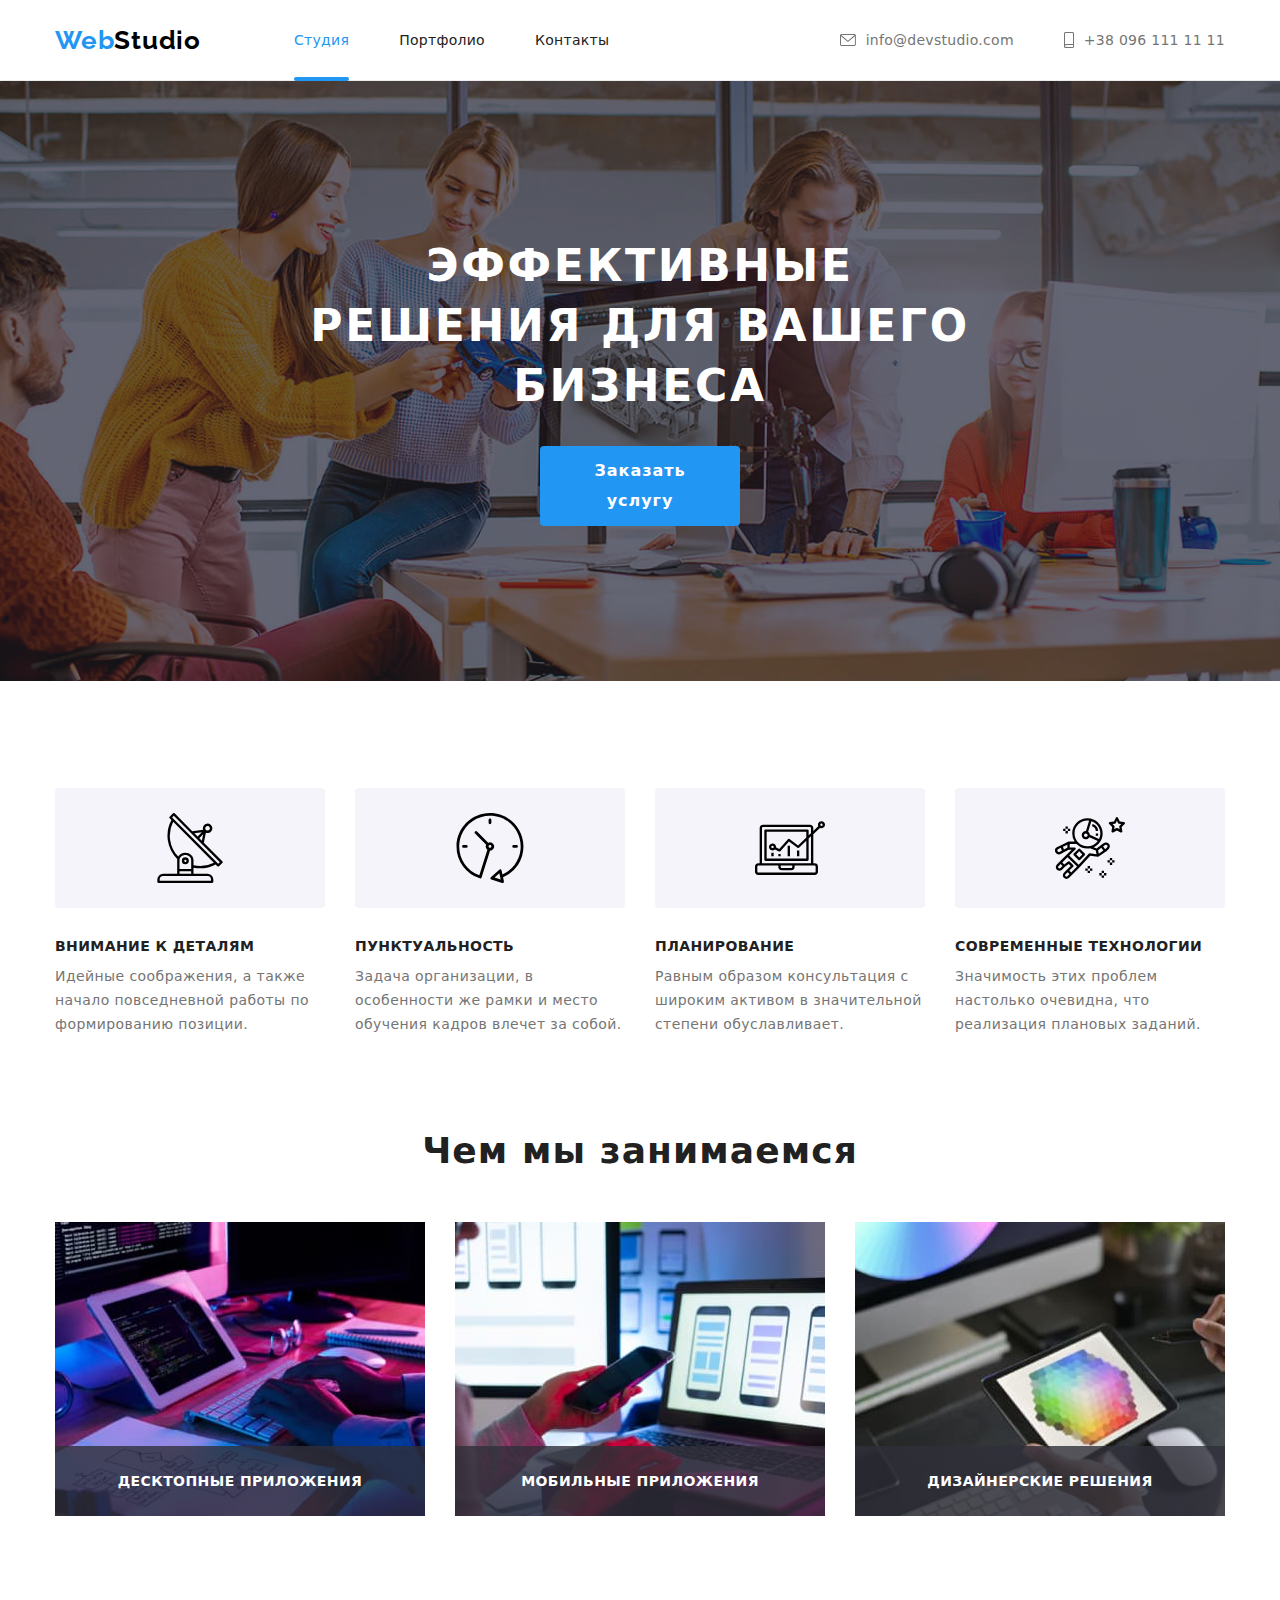
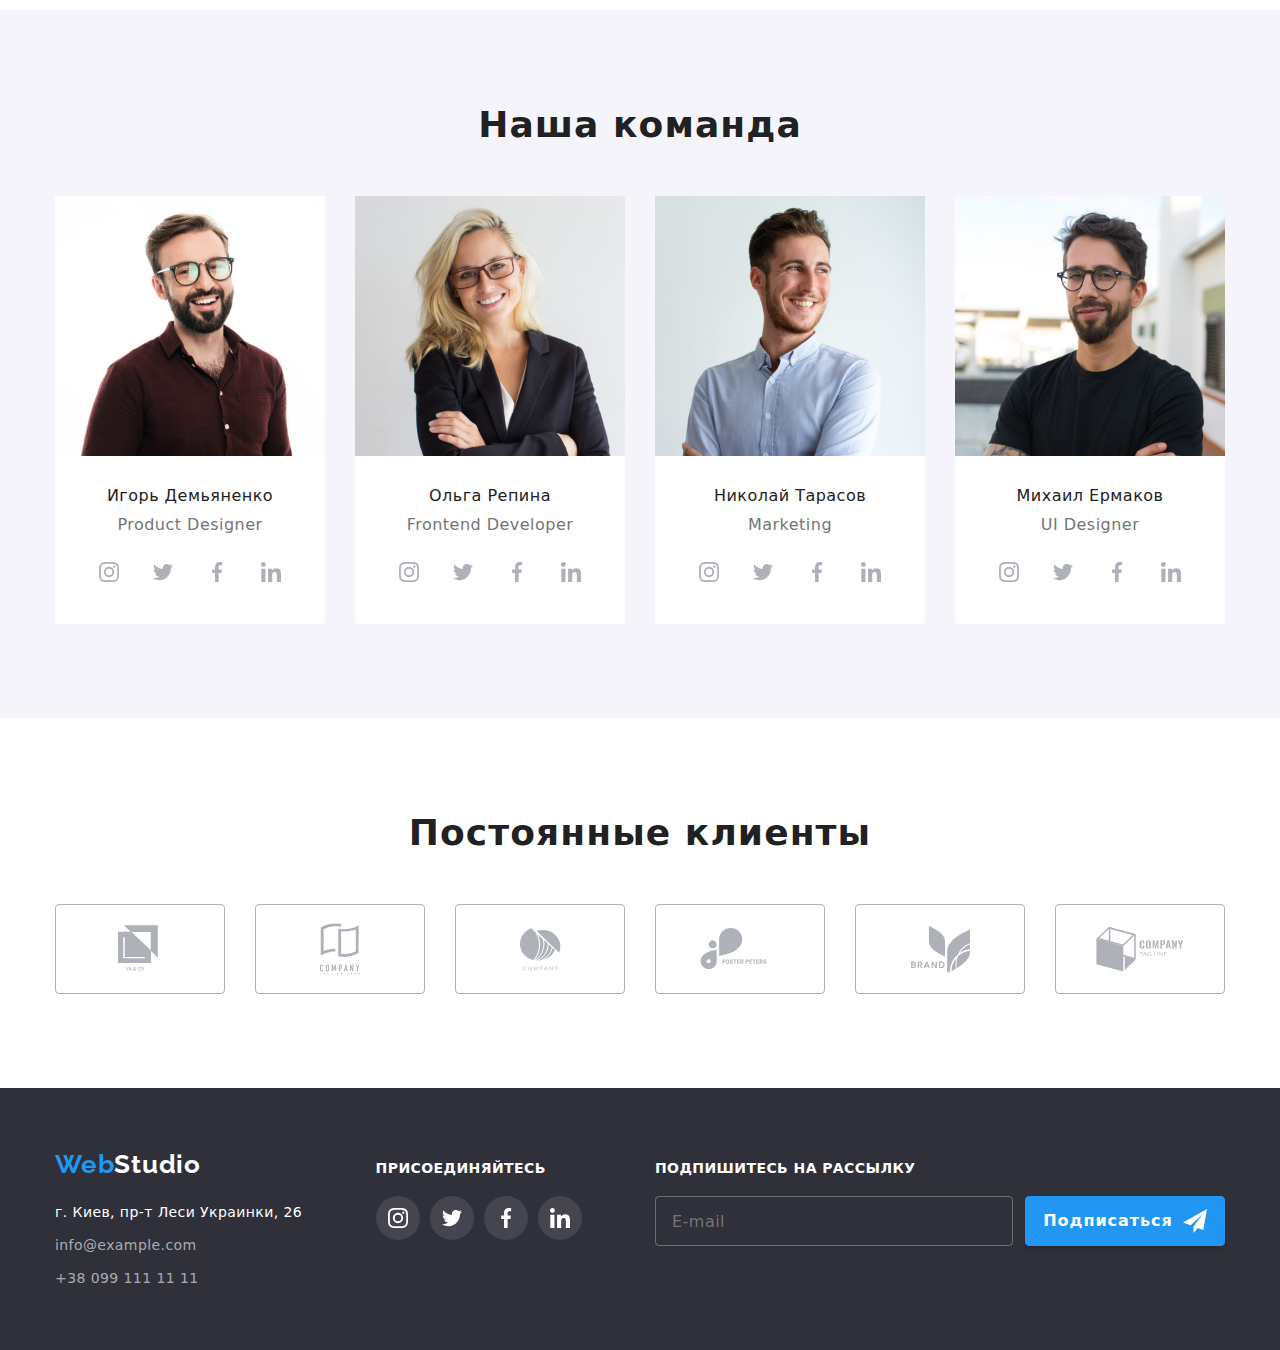
<file: index.html>
<!DOCTYPE html>
<html lang="ru">
  <head>
    <meta charset="UTF-8" />
    <meta name="viewport" content="width=device-width, initial-scale=1.0" />
    <title>Студия</title>
    <link rel="preconnect" href="https://fonts.gstatic.com" />
    <link
      href="https://fonts.googleapis.com/css2?family=Raleway:wght@400;700&family=Roboto:wght@400;500;700;900&display=swap"
      rel="stylesheet"
    />
    <!-- <link rel="stylesheet" href="./css/modern-normalize.css" />
    <link rel="stylesheet" href="./css/styles.css" /> -->
    <link rel="stylesheet" href="./css/main.min.css" />
  </head>
  <body>
    <!-- навигация в верху страницы-->
    <header class="page-header">
      <div class="container container__site-nav">
        <nav class="site-nav">
          <a href="./index.html" class="logo-link logo-link--header">
            <span class="logo-link__part">Web</span>Studio</a
          >
          <ul class="nav-list">
            <li class="nav-list__item">
              <a
                href="./index.html"
                class="nav-list__link nav-list__link--current"
                >Студия</a
              >
            </li>
            <li class="nav-list__item">
              <a href="./portfolio.html" class="nav-list__link">Портфолио</a>
            </li>
            <li class="nav-list__item">
              <a href="" class="nav-list__link">Контакты</a>
            </li>
          </ul>
          <ul class="contacts-list">
            <li class="contacts-list__item">
              <a href="mailto:info@devstudio.com" class="contacts-list__link">
                <svg class="contacts-list__icon-mail" width="16" height="12">
                  <use
                    href="./images/icons/symbol-defs.svg#icon-envelope"
                  ></use>
                </svg>
                info@devstudio.com</a
              >
            </li>
            <li class="contacts-list__item">
              <a href="tel:+380961111111" class="contacts-list__link">
                <svg
                  class="contacts-list__icon-smartphone"
                  width="10"
                  height="16"
                >
                  <use
                    href="./images/icons/symbol-defs.svg#icon-smartphone"
                  ></use>
                </svg>
                +38 096 111 11 11</a
              >
            </li>
          </ul>
        </nav>
        <button class="mobile-menu__toggle js-open-menu" aria-expanded="false">
          <svg
            width="40"
            height="40"
            fill="currentColor"
            aria-label="Переключатель мобильного меню"
          >
            <use
              href="./images/icons/symbol-defs.svg#icon-burger-button-menu"
            ></use>
          </svg>
        </button>
      </div>
    </header>

    <main>
      <!-- заказать услугу -->
      <section class="tagline">
        <div class="container">
          <h1 class="tagline__title">Эффективные решения для вашего бизнеса</h1>
          <button type="button" class="tagline__btn" data-modal-open>
            Заказать услугу
          </button>
        </div>

        <!-- МОДАЛКА -->
        <div class="backdrop backdrop__is-hidden" data-modal>
          <div class="modal">
            <button type="button" class="modal__btn-close" data-modal-close>
              <svg class="modal__btn-icon" width="11" height="11">
                <use
                  href="./images/icons/symbol-defs.svg#icon-close-modal"
                ></use>
              </svg>
            </button>

            <h2 class="modal__title">
              Оставьте свои данные, мы вам перезвоним
            </h2>
            <form name="form-order" class="form-order">
              <label class="form-order__label">
                Имя
                <input type="text" name="name" class="form-order__input" />
                <svg class="form-order__icon" width="18" height="18">
                  <use href="./images/icons/symbol-defs.svg#icon-person"></use>
                </svg>
              </label>
              <label class="form-order__label">
                Телефон
                <input
                  type="tel"
                  name="phone_number"
                  class="form-order__input"
                />
                <svg class="form-order__icon" width="18" height="18">
                  <use href="./images/icons/symbol-defs.svg#icon-phone"></use>
                </svg>
              </label>
              <label class="form-order__label">
                Почта
                <input type="email" name="email" class="form-order__input" />
                <svg class="form-order__icon" width="18" height="18">
                  <use href="./images/icons/symbol-defs.svg#icon-email"></use>
                </svg>
              </label>
              <label class="form-order__label">
                Комментарий
                <textarea
                  name="comments"
                  placeholder="Введите текст"
                  class="form-order__textarea"
                ></textarea>
              </label>
              <label class="form-order__confirm">
                <input type="checkbox" name="confirm" class="visually-hidden" />
                <span class="form-order__other-checkbox"></span>
                <span class="form-order__confirm-text"
                  >Соглашаюсь с рассылкой и принимаю</span
                >
                <a href="#" class="form-order__link">Условия договора</a>
              </label>

              <button type="submit" class="tagline__btn">Отправить</button>
            </form>
          </div>
        </div>
      </section>

      <!-- особенности (Наши преимущества) -->
      <section class="container advantages">
        <h2 class="visually-hidden">Наши преимущества</h2>
        <ul class="advantages__list">
          <li class="advantages__item">
            <div class="advantages__box">
              <svg class="advantages__icon" width="70" height="70">
                <use href="./images/icons/symbol-defs.svg#icon-antenna-1"></use>
              </svg>
            </div>
            <h3 class="advantages__title">Внимание к деталям</h3>
            <p class="advantages__text">
              Идейные соображения, а также начало повседневной работы по
              формированию позиции.
            </p>
          </li>
          <li class="advantages__item">
            <div class="advantages__box">
              <svg class="advantages__icon" width="70" height="70">
                <use href="./images/icons/symbol-defs.svg#icon-clock-1"></use>
              </svg>
            </div>
            <h3 class="advantages__title">Пунктуальность</h3>
            <p class="advantages__text">
              Задача организации, в особенности же рамки и место обучения кадров
              влечет за собой.
            </p>
          </li>
          <li class="advantages__item">
            <div class="advantages__box">
              <svg class="advantages__icon" width="70" height="70">
                <use href="./images/icons/symbol-defs.svg#icon-diagram-1"></use>
              </svg>
            </div>
            <h3 class="advantages__title">Планирование</h3>
            <p class="advantages__text">
              Равным образом консультация с широким активом в значительной
              степени обуславливает.
            </p>
          </li>
          <li class="advantages__item">
            <div class="advantages__box">
              <svg class="advantages__icon" width="70" height="70">
                <use
                  href="./images/icons/symbol-defs.svg#icon-astronaut-1"
                ></use>
              </svg>
            </div>
            <h3 class="advantages__title">Современные технологии</h3>
            <p class="advantages__text">
              Значимость этих проблем настолько очевидна, что реализация
              плановых заданий.
            </p>
          </li>
        </ul>
      </section>

      <!-- чем мы занимаемся -->
      <section class="busy container">
        <h2 class="section__title">Чем мы занимаемся</h2>
        <ul class="busy__list">
          <li class="busy__item">
            <div class="busy__thumb">
              <img
                class="busy__img"
                srcset="./images/pc-graph.jpg 1x, ./images/pc-graph@2x.jpg 2x"
                src="./images/pc-graph.jpg"
                alt="Разработка"
              />
            </div>
            <p class="busy__text">Десктопные приложения</p>
          </li>
          <li class="busy__item">
            <div class="busy__thumb">
              <img
                class="busy__img"
                srcset="./images/mob-pc.jpg 1x, ./images/mob-pc@2x.jpg 2x"
                src="./images/mob-pc.jpg"
                alt="Приложения"
              />
            </div>
            <p class="busy__text">Мобильные приложения</p>
          </li>
          <li class="busy__item">
            <div class="busy__thumb">
              <img
                class="busy__img"
                srcset="
                  ./images/pocket-color.jpg    1x,
                  ./images/pocket-color@2x.jpg 2x
                "
                src="./images/pocket-color.jpg"
                alt="Дизайн"
              />
            </div>
            <p class="busy__text">Дизайнерские решения</p>
          </li>
        </ul>
      </section>

      <!-- наша команда -->
      <section class="team">
        <div class="container team__wrapper">
          <h2 class="section__title">Наша команда</h2>
          <ul class="team__list">
            <li class="team__item">
              <div class="team__thumb">
                <img
                  class="team__img"
                  srcset="
                    ./images/idemyanenko.jpg    1x,
                    ./images/idemyanenko@2x.jpg 2x
                  "
                  src="./images/idemyanenko.jpg"
                  alt="Игорь Демьяненко"
                  loading="lazy"
                />
              </div>
              <div class="team__box">
                <h3 class="team__name">Игорь Демьяненко</h3>
                <p class="team__position">Product Designer</p>
                <ul class="social__list">
                  <li class="social__item">
                    <a href="#" class="social__link">
                      <svg class="social__icon" width="20" height="20">
                        <use
                          href="./images/icons/symbol-defs.svg#icon-instagram-2"
                        ></use>
                      </svg>
                    </a>
                  </li>
                  <li class="social__item">
                    <a href="#" class="social__link">
                      <svg class="social__icon" width="20" height="20">
                        <use
                          href="./images/icons/symbol-defs.svg#icon-twitter-1"
                        ></use>
                      </svg>
                    </a>
                  </li>
                  <li class="social__item">
                    <a href="#" class="social__link">
                      <svg class="social__icon" width="20" height="20">
                        <use
                          href="./images/icons/symbol-defs.svg#icon-facebook-1"
                        ></use>
                      </svg>
                    </a>
                  </li>
                  <li class="social__item">
                    <a href="#" class="social__link">
                      <svg class="social__icon" width="20" height="20">
                        <use
                          href="./images/icons/symbol-defs.svg#icon-linkedin-1"
                        ></use>
                      </svg>
                    </a>
                  </li>
                </ul>
              </div>
            </li>
            <li class="team__item">
              <div class="team__thumb">
                <img
                  class="team__img"
                  srcset="./images/orepina.jpg 1x, ./images/orepina@2x.jpg 2x"
                  src="./images/orepina.jpg"
                  alt="Ольга Репина"
                  loading="lazy"
                />
              </div>
              <div class="team__box">
                <h3 class="team__name">Ольга Репина</h3>
                <p class="team__position">Frontend Developer</p>
                <ul class="social__list">
                  <li class="social__item">
                    <a href="#" class="social__link">
                      <svg class="social__icon" width="20" height="20">
                        <use
                          href="./images/icons/symbol-defs.svg#icon-instagram-2"
                        ></use>
                      </svg>
                    </a>
                  </li>
                  <li class="social__item">
                    <a href="#" class="social__link">
                      <svg class="social__icon" width="20" height="20">
                        <use
                          href="./images/icons/symbol-defs.svg#icon-twitter-1"
                        ></use>
                      </svg>
                    </a>
                  </li>
                  <li class="social__item">
                    <a href="#" class="social__link">
                      <svg class="social__icon" width="20" height="20">
                        <use
                          href="./images/icons/symbol-defs.svg#icon-facebook-1"
                        ></use>
                      </svg>
                    </a>
                  </li>
                  <li class="social__item">
                    <a href="#" class="social__link">
                      <svg class="social__icon" width="20" height="20">
                        <use
                          href="./images/icons/symbol-defs.svg#icon-linkedin-1"
                        ></use>
                      </svg>
                    </a>
                  </li>
                </ul>
              </div>
            </li>
            <li class="team__item">
              <div class="team__thumb">
                <img
                  class="team__img"
                  srcset="./images/ntarasov.jpg 1x, ./images/ntarasov@2x.jpg 2x"
                  src="./images/ntarasov.jpg"
                  alt="Николай Тарасов"
                  loading="lazy"
                />
              </div>
              <div class="team__box">
                <h3 class="team__name">Николай Тарасов</h3>
                <p class="team__position">Marketing</p>
                <ul class="social__list">
                  <li class="social__item">
                    <a href="#" class="social__link">
                      <svg class="social__icon" width="20" height="20">
                        <use
                          href="./images/icons/symbol-defs.svg#icon-instagram-2"
                        ></use>
                      </svg>
                    </a>
                  </li>
                  <li class="social__item">
                    <a href="#" class="social__link">
                      <svg class="social__icon" width="20" height="20">
                        <use
                          href="./images/icons/symbol-defs.svg#icon-twitter-1"
                        ></use>
                      </svg>
                    </a>
                  </li>
                  <li class="social__item">
                    <a href="#" class="social__link">
                      <svg class="social__icon" width="20" height="20">
                        <use
                          href="./images/icons/symbol-defs.svg#icon-facebook-1"
                        ></use>
                      </svg>
                    </a>
                  </li>
                  <li class="social__item">
                    <a href="#" class="social__link">
                      <svg class="social__icon" width="20" height="20">
                        <use
                          href="./images/icons/symbol-defs.svg#icon-linkedin-1"
                        ></use>
                      </svg>
                    </a>
                  </li>
                </ul>
              </div>
            </li>
            <li class="team__item">
              <div class="team__thumb">
                <img
                  class="team__img"
                  srcset="./images/mermakov.jpg 1x, ./images/orepina@2x.jpg 2x"
                  src="./images/mermakov.jpg"
                  alt="Михаил Ермаков"
                  loading="lazy"
                />
              </div>
              <div class="team__box">
                <h3 class="team__name">Михаил Ермаков</h3>
                <p class="team__position">UI Designer</p>
                <ul class="social__list">
                  <li class="social__item">
                    <a href="#" class="social__link">
                      <svg class="social__icon" width="20" height="20">
                        <use
                          href="./images/icons/symbol-defs.svg#icon-instagram-2"
                        ></use>
                      </svg>
                    </a>
                  </li>
                  <li class="social__item">
                    <a href="#" class="social__link">
                      <svg class="social__icon" width="20" height="20">
                        <use
                          href="./images/icons/symbol-defs.svg#icon-twitter-1"
                        ></use>
                      </svg>
                    </a>
                  </li>
                  <li class="social__item">
                    <a href="#" class="social__link">
                      <svg class="social__icon" width="20" height="20">
                        <use
                          href="./images/icons/symbol-defs.svg#icon-facebook-1"
                        ></use>
                      </svg>
                    </a>
                  </li>
                  <li class="social__item">
                    <a href="#" class="social__link">
                      <svg class="social__icon" width="20" height="20">
                        <use
                          href="./images/icons/symbol-defs.svg#icon-linkedin-1"
                        ></use>
                      </svg>
                    </a>
                  </li>
                </ul>
              </div>
            </li>
          </ul>
        </div>
      </section>

      <!-- СЕКЦИЯ ПОСТОЯННЫЕ КЛИЕНТЫ -->
      <section class="customers">
        <div class="container customers__wrapper">
          <h2 class="section__title">Постоянные клиенты</h2>
          <ul class="customers__list">
            <li class="customers__item">
              <a href="#" class="customers__link">
                <svg class="customers__icon" width="44" height="49">
                  <use href="./images/icons/symbol-defs.svg#icon-logo-1"></use>
                </svg>
              </a>
            </li>
            <li class="customers__item">
              <a href="#" class="customers__link">
                <svg class="customers__icon" width="40" height="52">
                  <use href="./images/icons/symbol-defs.svg#icon-logo-2"></use>
                </svg>
              </a>
            </li>
            <li class="customers__item">
              <a href="#" class="customers__link">
                <svg class="customers__icon" width="41" height="43">
                  <use href="./images/icons/symbol-defs.svg#icon-logo-3"></use>
                </svg>
              </a>
            </li>
            <li class="customers__item">
              <a href="#" class="customers__link">
                <svg class="customers__icon" width="80" height="42">
                  <use href="./images/icons/symbol-defs.svg#icon-logo-4"></use>
                </svg>
              </a>
            </li>
            <li class="customers__item">
              <a href="#" class="customers__link">
                <svg class="customers__icon" width="59" height="47">
                  <use href="./images/icons/symbol-defs.svg#icon-logo-5"></use>
                </svg>
              </a>
            </li>
            <li class="customers__item">
              <a href="#" class="customers__link">
                <svg class="customers__icon" width="88" height="45">
                  <use href="./images/icons/symbol-defs.svg#icon-logo-6"></use>
                </svg>
              </a>
            </li>
          </ul>
        </div>
      </section>
    </main>

    <!-- footer -->
    <footer class="footer">
      <div class="container footer-container">
        <div class="footer__contacts-wrapper">
          <a href="./index.html" class="logo-link logo-link--footer"
            ><span class="logo-link__part">Web</span>Studio</a
          >
          <address>
            <p class="footer-container__address">
              г. Киев, пр-т Леси Украинки, 26
            </p>
            <ul>
              <li>
                <a
                  href="mailto:info@example.com"
                  class="footer-container__contacts"
                  >info@example.com
                </a>
              </li>
              <li class="footer-container__item">
                <a href="tel:+380991111111" class="footer-container__contacts"
                  >+38 099 111 11 11
                </a>
              </li>
            </ul>
          </address>
        </div>
        <div class="footer-social__wrapper">
          <h3 class="footer-title">Присоединяйтесь</h3>
          <ul class="footer-social__list">
            <li class="footer-social__item">
              <a href="#" class="footer-social__link">
                <svg class="footer-social__icon" width="20" height="20">
                  <use
                    href="./images/icons/symbol-defs.svg#icon-instagram-2"
                  ></use>
                </svg>
              </a>
            </li>
            <li class="footer-social__item">
              <a href="#" class="footer-social__link">
                <svg class="footer-social__icon" width="20" height="20">
                  <use
                    href="./images/icons/symbol-defs.svg#icon-twitter-1"
                  ></use>
                </svg>
              </a>
            </li>
            <li class="footer-social__item">
              <a href="#" class="footer-social__link">
                <svg class="footer-social__icon" width="20" height="20">
                  <use
                    href="./images/icons/symbol-defs.svg#icon-facebook-1"
                  ></use>
                </svg>
              </a>
            </li>
            <li class="footer-social__item">
              <a href="#" class="footer-social__link">
                <svg class="footer-social__icon" width="20" height="20">
                  <use
                    href="./images/icons/symbol-defs.svg#icon-linkedin-1"
                  ></use>
                </svg>
              </a>
            </li>
          </ul>
        </div>
        <div>
          <h3 class="footer-title">Подпишитесь на рассылку</h3>
          <form name="subscription" class="form-subscription">
            <label>
              <input
                type="email"
                name="email"
                placeholder="E-mail"
                class="form-subscription__input-email"
              />
            </label>
            <button type="submit" class="form-subscription__btn">
              <span>Подписаться</span>
              <svg class="form-subscription__icon" width="24" height="24">
                <use href="./images/icons/symbol-defs.svg#icon-subscr"></use>
              </svg>
            </button>
          </form>
        </div>
      </div>
    </footer>

    <!-- MOBILE MENU STUDIO -->
    <div class="mobile-menu__wrapper js-menu-container" id="nav-list">
      <button class="mobile-menu__toggle js-close-menu">
        <svg
          width="40"
          height="40"
          fill="currentColor"
          aria-label="Переключатель мобильного меню"
        >
          <use
            href="./images/icons/symbol-defs.svg#icon-burger-button-close"
          ></use>
        </svg>
      </button>

      <ul class="nav-list__mobile">
        <li class="nav-list__item">
          <a href="./index.html" class="nav-list__link nav-list__link--current"
            >Студия</a
          >
        </li>
        <li class="nav-list__item">
          <a href="./portfolio.html" class="nav-list__link">Портфолио</a>
        </li>
        <li class="nav-list__item">
          <a href="" class="nav-list__link">Контакты</a>
        </li>
      </ul>
      <ul class="contacts-list__mobile">
        <li class="contacts-list__item">
          <a href="tel:+380961111111" class="contacts-list__link-tel--mobile">
            +38 096 111 11 11
          </a>
        </li>
        <li class="contacts-list__item">
          <a
            href="mailto:info@devstudio.com"
            class="contacts-list__link-email--mobile"
          >
            info@devstudio.com
          </a>
        </li>
      </ul>
      <ul class="social-link">
        <li class="social-link__item">
          <a href="#" class="social-link__link">Instagram</a>
        </li>
        <li class="social-link__item">
          <a href="#" class="social-link__link">Twitter</a>
        </li>
        <li class="social-link__item">
          <a href="#" class="social-link__link">Facebook</a>
        </li>
        <li class="social-link__item">
          <a href="#" class="social-link__link">LinkedIn</a>
        </li>
      </ul>
    </div>

    <script src="./js/modal.js"></script>
    <script src="./js/mobile-menu.js"></script>
  </body>
</html>
</file>
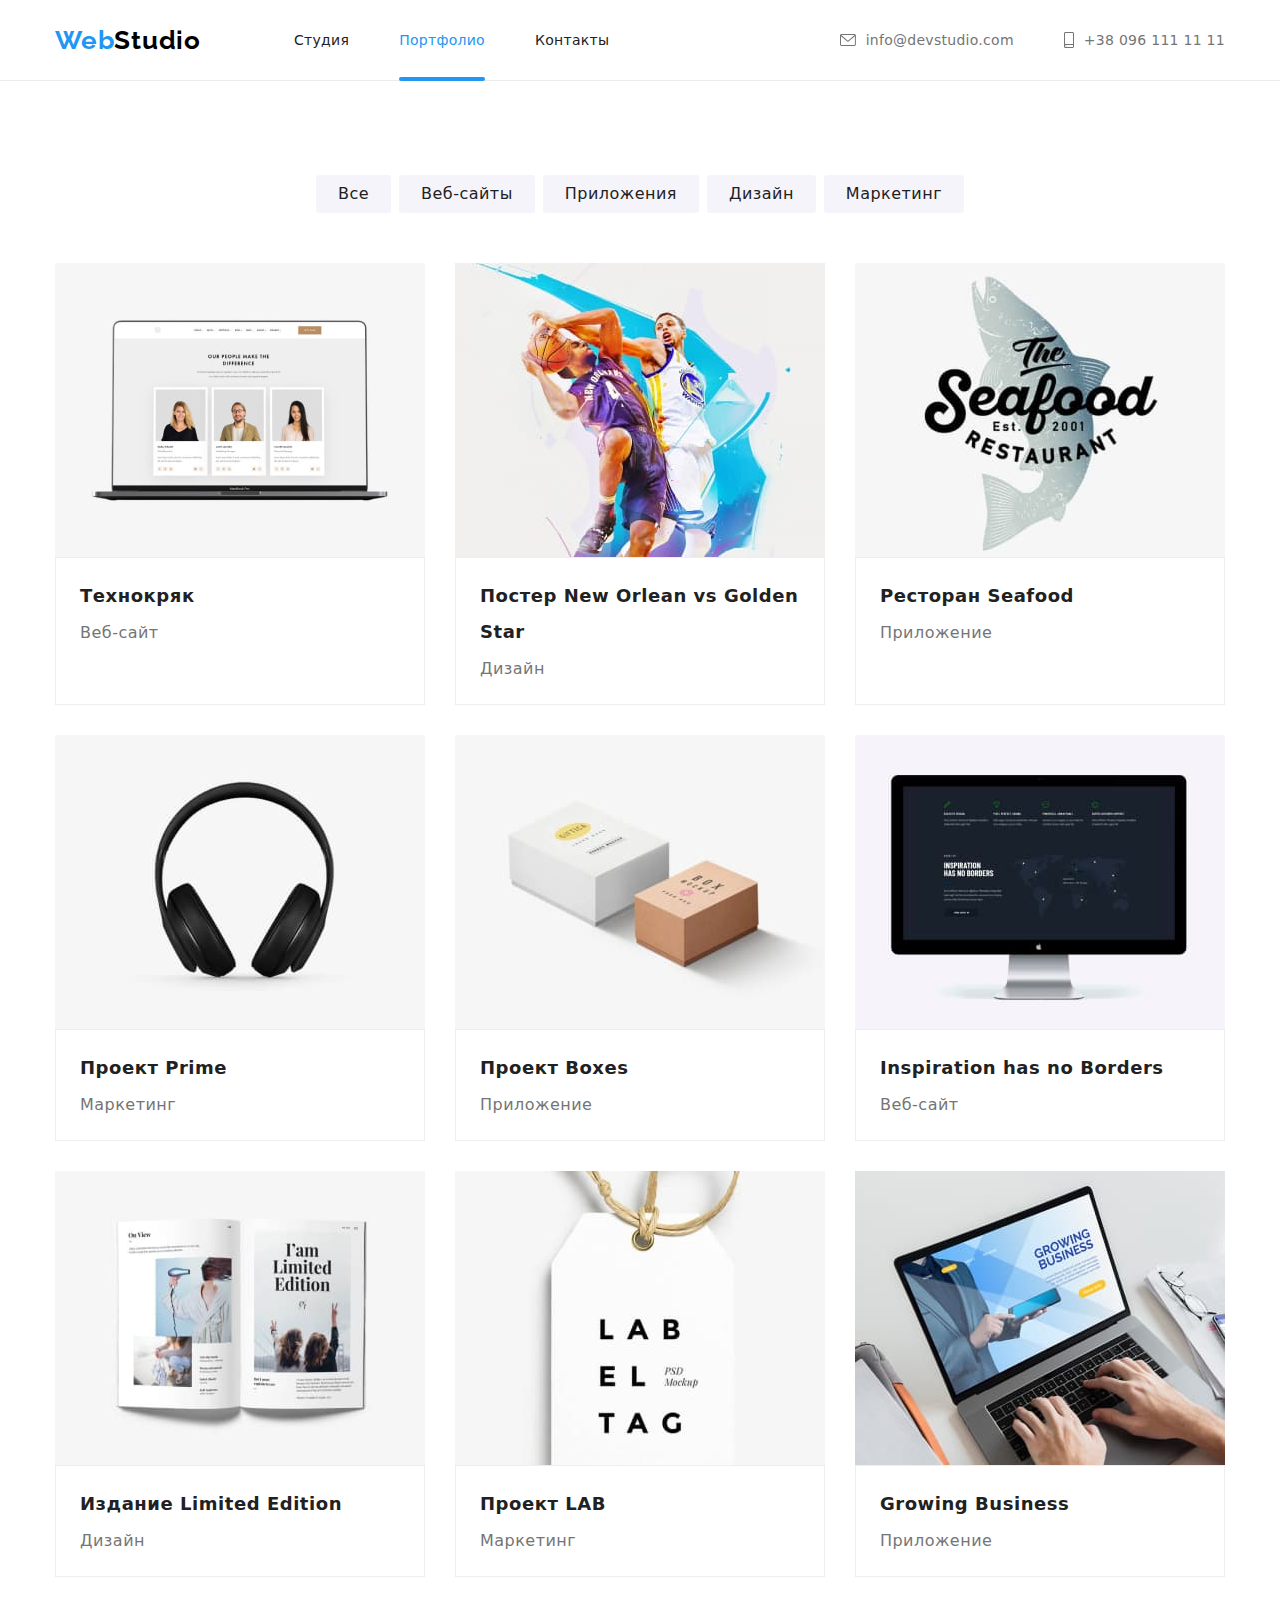
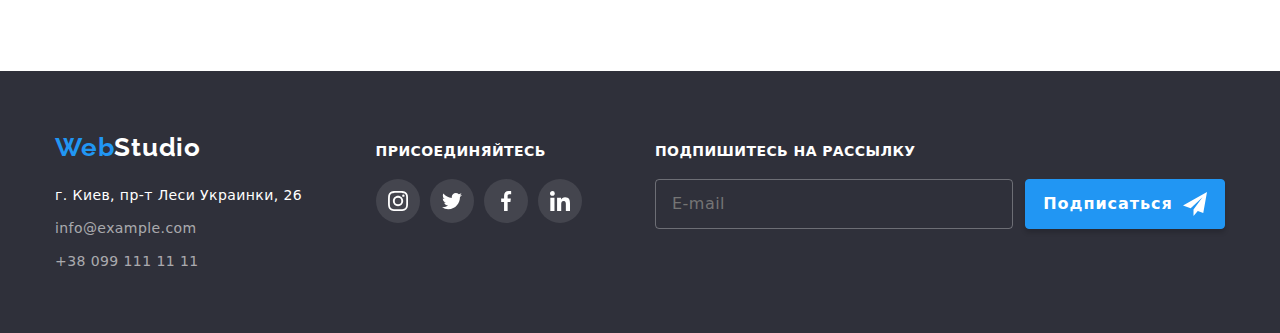
<file: portfolio.html>
<!DOCTYPE html>
<html lang="ru">
  <head>
    <meta charset="UTF-8" />
    <meta http-equiv="X-UA-Compatible" content="IE=edge" />
    <meta name="viewport" content="width=device-width, initial-scale=1.0" />
    <title>Портфолио</title>
    <link rel="preconnect" href="https://fonts.gstatic.com" />
    <link
      href="https://fonts.googleapis.com/css2?family=Raleway:wght@400;700&family=Roboto:wght@400;500;700;900&display=swap"
      rel="stylesheet"
    />
    <!-- <link rel="stylesheet" href="./css/modern-normalize.css" />
    <link rel="stylesheet" href="./css/styles.css" /> -->
    <link rel="stylesheet" href="./css/main.min.css" />
  </head>
  <body>
    <!-- навигация в верху страницы, такая же шапка, как на главной (студия) -->
    <header class="page-header">
      <div class="container container__site-nav">
        <nav class="site-nav">
          <a href="./index.html" class="logo-link logo-link--header">
            <span class="logo-link__part">Web</span>Studio</a
          >
          <ul class="nav-list">
            <li class="nav-list__item">
              <a href="./index.html" class="nav-list__link">Студия</a>
            </li>
            <li class="nav-list__item">
              <a
                href="./portfolio.html"
                class="nav-list__link nav-list__link--current"
                >Портфолио</a
              >
            </li>
            <li class="nav-list__item">
              <a href="" class="nav-list__link">Контакты</a>
            </li>
          </ul>
          <ul class="contacts-list">
            <li class="contacts-list__item">
              <a href="mailto:info@devstudio.com" class="contacts-list__link">
                <svg class="contacts-list__icon-mail" width="16" height="12">
                  <use
                    href="./images/icons/symbol-defs.svg#icon-envelope"
                  ></use>
                </svg>
                info@devstudio.com</a
              >
            </li>
            <li class="contacts-list__item">
              <a href="tel:+380961111111" class="contacts-list__link">
                <svg
                  class="contacts-list__icon-smartphone"
                  width="10"
                  height="16"
                >
                  <use
                    href="./images/icons/symbol-defs.svg#icon-smartphone"
                  ></use>
                </svg>
                +38 096 111 11 11</a
              >
            </li>
          </ul>
        </nav>
        <button class="mobile-menu__toggle js-open-menu" aria-expanded="false">
          <svg
            width="40"
            height="40"
            fill="currentColor"
            aria-label="Переключатель мобильного меню"
          >
            <use
              href="./images/icons/symbol-defs.svg#icon-burger-button-menu"
            ></use>
          </svg>
        </button>
      </div>
    </header>

    <main>
      <h1 class="visually-hidden">Примеры работ</h1>
      <!-- кнопки фильтр примеров работ -->
      <section class="portfolio container">
        <ul class="filters__list">
          <li class="filters__item">
            <button type="button" class="filters__btn">Все</button>
          </li>
          <li class="filters__item">
            <button type="button" class="filters__btn">Веб-сайты</button>
          </li>
          <li class="filters__item">
            <button type="button" class="filters__btn">Приложения</button>
          </li>
          <li class="filters__item">
            <button type="button" class="filters__btn">Дизайн</button>
          </li>
          <li class="filters__item">
            <button type="button" class="filters__btn">Маркетинг</button>
          </li>
        </ul>

        <!-- карточки примеров работ -->
        <ul class="cards__list">
          <li class="cards__item">
            <a href="#" class="card__link">
              <div class="card__thumb">
                <img
                  class="card__img"
                  srcset="
                    ./images/technocryak.jpg    1x,
                    ./images/technocryak@2x.jpg 2x
                  "
                  src="./images/technocryak.jpg"
                  alt="Технокряк"
                />
                <p class="card__text-overlay">
                  Технокряк это современная площадка распространения
                  коронавируса. Компании используют эту платформу для цифрового
                  шпионажа и атак на защищённые сервера конкурентов.
                </p>
              </div>
              <div class="card__text-wrapper">
                <h2 class="card__title">Технокряк</h2>
                <p class="card__text">Веб-сайт</p>
              </div>
            </a>
          </li>
          <li class="cards__item">
            <a href="#" class="card__link">
              <div class="card__thumb">
                <img
                  class="card__img"
                  srcset="
                    ./images/neworleangoldenstar.jpg    1x,
                    ./images/neworleangoldenstar@2x.jpg 2x
                  "
                  src="./images/neworleangoldenstar.jpg"
                  alt="Постер New Orlean vs Golden Star"
                />
                <p class="card__text-overlay">
                  Технокряк это современная площадка распространения
                  коронавируса. Компании используют эту платформу для цифрового
                  шпионажа и атак на защищённые сервера конкурентов.
                </p>
              </div>
              <div class="card__text-wrapper">
                <h2 class="card__title">Постер New Orlean vs Golden Star</h2>
                <p class="card__text">Дизайн</p>
              </div>
            </a>
          </li>
          <li class="cards__item">
            <a href="" class="card__link">
              <div class="card__thumb">
                <img
                  class="card__img"
                  srcset="./images/seafood.jpg 1x, ./images/seafood@2x.jpg 2x"
                  src="./images/seafood.jpg"
                  alt="Ресторан Seafood"
                />
                <p class="card__text-overlay">
                  Технокряк это современная площадка распространения
                  коронавируса. Компании используют эту платформу для цифрового
                  шпионажа и атак на защищённые сервера конкурентов.
                </p>
              </div>
              <div class="card__text-wrapper">
                <h2 class="card__title">Ресторан Seafood</h2>
                <p class="card__text">Приложение</p>
              </div>
            </a>
          </li>
          <li class="cards__item">
            <a href="#" class="card__link">
              <div class="card__thumb">
                <img
                  class="card__img"
                  srcset="./images/prime.jpg 1x, ./images/prime@2x.jpg 2x"
                  src="./images/prime.jpg"
                  alt="Проект Prime"
                />
                <p class="card__text-overlay">
                  Технокряк это современная площадка распространения
                  коронавируса. Компании используют эту платформу для цифрового
                  шпионажа и атак на защищённые сервера конкурентов.
                </p>
              </div>
              <div class="card__text-wrapper">
                <h2 class="card__title">Проект Prime</h2>
                <p class="card__text">Маркетинг</p>
              </div>
            </a>
          </li>
          <li class="cards__item">
            <a href="#" class="card__link">
              <div class="card__thumb">
                <img
                  class="card__img"
                  srcset="./images/boxes.jpg 1x, ./images/boxes@2x.jpg 2x"
                  src="./images/boxes.jpg"
                  alt="Проект Boxes"
                />
                <p class="card__text-overlay">
                  Технокряк это современная площадка распространения
                  коронавируса. Компании используют эту платформу для цифрового
                  шпионажа и атак на защищённые сервера конкурентов.
                </p>
              </div>
              <div class="card__text-wrapper">
                <h2 class="card__title">Проект Boxes</h2>
                <p class="card__text">Приложение</p>
              </div>
            </a>
          </li>
          <li class="cards__item">
            <a href="#" class="card__link">
              <div class="card__thumb">
                <img
                  class="card__img"
                  srcset="
                    ./images/inspirationhasnoborders.jpg    1x,
                    ./images/inspirationhasnoborders@2x.jpg 2x
                  "
                  src="./images/inspirationhasnoborders.jpg"
                  alt="Inspiration has no Borders"
                />
                <p class="card__text-overlay">
                  Технокряк это современная площадка распространения
                  коронавируса. Компании используют эту платформу для цифрового
                  шпионажа и атак на защищённые сервера конкурентов.
                </p>
              </div>
              <div class="card__text-wrapper">
                <h2 class="card__title">Inspiration has no Borders</h2>
                <p class="card__text">Веб-сайт</p>
              </div>
            </a>
          </li>
          <li class="cards__item">
            <a href="#" class="card__link">
              <div class="card__thumb">
                <img
                  class="card__img"
                  srcset="
                    ./images/limitededition.jpg    1x,
                    ./images/limitededition@2x.jpg 2x
                  "
                  src="./images/limitededition.jpg"
                  alt="Издание Limited Edition"
                />
                <p class="card__text-overlay">
                  Технокряк это современная площадка распространения
                  коронавируса. Компании используют эту платформу для цифрового
                  шпионажа и атак на защищённые сервера конкурентов.
                </p>
              </div>
              <div class="card__text-wrapper">
                <h2 class="card__title">Издание Limited Edition</h2>
                <p class="card__text">Дизайн</p>
              </div>
            </a>
          </li>
          <li class="cards__item">
            <a href="#" class="card__link">
              <div class="card__thumb">
                <img
                  class="card__img"
                  srcset="./images/lab.jpg 1x, ./images/lab@2x.jpg 2x"
                  src="./images/lab.jpg"
                  alt="Проект LAB"
                />
                <p class="card__text-overlay">
                  Технокряк это современная площадка распространения
                  коронавируса. Компании используют эту платформу для цифрового
                  шпионажа и атак на защищённые сервера конкурентов.
                </p>
              </div>
              <div class="card__text-wrapper">
                <h2 class="card__title">Проект LAB</h2>
                <p class="card__text">Маркетинг</p>
              </div>
            </a>
          </li>
          <li class="cards__item">
            <!-- <article class="card"> -->
            <a href="#" class="card__link">
              <div class="card__thumb">
                <img
                  class="card__img"
                  srcset="
                    ./images/growingbusiness.jpg    1x,
                    ./images/growingbusiness@2x.jpg 2x
                  "
                  src="./images/growingbusiness.jpg"
                  alt="Growing Business"
                />
                <p class="card__text-overlay">
                  Технокряк это современная площадка распространения
                  коронавируса. Компании используют эту платформу для цифрового
                  шпионажа и атак на защищённые сервера конкурентов.
                </p>
              </div>
              <div class="card__text-wrapper">
                <h2 class="card__title">Growing Business</h2>
                <p class="card__text">Приложение</p>
              </div>
            </a>
            <!-- </article> -->
          </li>
        </ul>
      </section>
    </main>

    <!-- footer -->
    <footer class="footer">
      <div class="container footer-container">
        <div class="footer__contacts-wrapper">
          <a href="./index.html" class="logo-link logo-link--footer"
            ><span class="logo-link__part">Web</span>Studio</a
          >
          <address>
            <p class="footer-container__address">
              г. Киев, пр-т Леси Украинки, 26
            </p>
            <ul>
              <li>
                <a
                  href="mailto:info@example.com"
                  class="footer-container__contacts"
                  >info@example.com
                </a>
              </li>
              <li class="footer-container__item">
                <a href="tel:+380991111111" class="footer-container__contacts"
                  >+38 099 111 11 11
                </a>
              </li>
            </ul>
          </address>
        </div>
        <div class="footer-social__wrapper">
          <h3 class="footer-title">Присоединяйтесь</h3>
          <ul class="footer-social__list">
            <li class="footer-social__item">
              <a href="#" class="footer-social__link">
                <svg class="footer-social__icon" width="20" height="20">
                  <use
                    href="./images/icons/symbol-defs.svg#icon-instagram-2"
                  ></use>
                </svg>
              </a>
            </li>
            <li class="footer-social__item">
              <a href="#" class="footer-social__link">
                <svg class="footer-social__icon" width="20" height="20">
                  <use
                    href="./images/icons/symbol-defs.svg#icon-twitter-1"
                  ></use>
                </svg>
              </a>
            </li>
            <li class="footer-social__item">
              <a href="#" class="footer-social__link">
                <svg class="footer-social__icon" width="20" height="20">
                  <use
                    href="./images/icons/symbol-defs.svg#icon-facebook-1"
                  ></use>
                </svg>
              </a>
            </li>
            <li class="footer-social__item">
              <a href="#" class="footer-social__link">
                <svg class="footer-social__icon" width="20" height="20">
                  <use
                    href="./images/icons/symbol-defs.svg#icon-linkedin-1"
                  ></use>
                </svg>
              </a>
            </li>
          </ul>
        </div>
        <div>
          <h3 class="footer-title">Подпишитесь на рассылку</h3>
          <form name="subscription" class="form-subscription">
            <label>
              <input
                type="email"
                name="email"
                placeholder="E-mail"
                class="form-subscription__input-email"
              />
            </label>
            <button type="submit" class="form-subscription__btn">
              <span>Подписаться</span>
              <svg class="form-subscription__icon" width="24" height="24">
                <use href="./images/icons/symbol-defs.svg#icon-subscr"></use>
              </svg>
            </button>
          </form>
        </div>
      </div>
    </footer>

    <!-- MOBILE MENU PORTFOLIO -->
    <div class="mobile-menu__wrapper js-menu-container" id="nav-list">
      <button class="mobile-menu__toggle js-close-menu">
        <svg
          width="40"
          height="40"
          fill="currentColor"
          aria-label="Переключатель мобильного меню"
        >
          <use
            href="./images/icons/symbol-defs.svg#icon-burger-button-close"
          ></use>
        </svg>
      </button>

      <ul class="nav-list__mobile">
        <li class="nav-list__item">
          <a href="./index.html" class="nav-list__link">Студия</a>
        </li>
        <li class="nav-list__item">
          <a
            href="./portfolio.html"
            class="nav-list__link nav-list__link--current"
            >Портфолио</a
          >
        </li>
        <li class="nav-list__item">
          <a href="" class="nav-list__link">Контакты</a>
        </li>
      </ul>
      <ul class="contacts-list__mobile">
        <li class="contacts-list__item">
          <a href="tel:+380961111111" class="contacts-list__link-tel--mobile">
            +38 096 111 11 11
          </a>
        </li>
        <li class="contacts-list__item">
          <a
            href="mailto:info@devstudio.com"
            class="contacts-list__link-email--mobile"
          >
            info@devstudio.com
          </a>
        </li>
      </ul>
      <ul class="social-link">
        <li class="social-link__item">
          <a href="#" class="social-link__link">Instagram</a>
        </li>
        <li class="social-link__item">
          <a href="#" class="social-link__link">Twitter</a>
        </li>
        <li class="social-link__item">
          <a href="#" class="social-link__link">Facebook</a>
        </li>
        <li class="social-link__item">
          <a href="#" class="social-link__link">LinkedIn</a>
        </li>
      </ul>
    </div>

    <script src="./js/mobile-menu.js"></script>
  </body>
</html>
</file>
<file: css/styles.css>
/* ---INDEX.HTML--- */

/* HEADER */

/* СЕКЦИЯ ЗАКАЗАТЬ УСЛУГУ */

/* СЕКЦИЯ Наши преимущества */

/* СЕКЦИЯ  ЧЕМ МЫ ЗАНИМАЕМСЯ */

/* СЕКЦИЯ   НАША КОМАНДА */

/* СЕКЦИЯ ПОСТОЯННЫЕ КЛИЕНТЫ */

/* FOOTER */

/* ---PORTFOLIO.HTML--- */

/* --- CARDS GRID --- */
</file>
<file: css/main.min.css>
body{font-family:'Roboto', sans-serif}body.modal-open{overflow:hidden}h1,h2,h3,h4,h5,h6,p{margin:0}img{display:block;max-width:100%;height:auto}/*! modern-normalize v1.0.0 | MIT License | https://github.com/sindresorhus/modern-normalize */ul{list-style:none;margin:0;padding:0}a{text-decoration:none}code,kbd,samp,pre{font-family:'Open Sans', sans-serif;font-size:1em}*,*::before,*::after{-webkit-box-sizing:border-box;box-sizing:border-box}:root{-moz-tab-size:4;-o-tab-size:4;tab-size:4}html{line-height:1.15;-webkit-text-size-adjust:100%}body{margin:0;padding:0}body{font-family:system-ui,-apple-system,"Segoe UI",Roboto,Helvetica,Arial,sans-serif,"Apple Color Emoji","Segoe UI Emoji"}hr{height:0;color:inherit}abbr[title]{-webkit-text-decoration:underline dotted;text-decoration:underline dotted}b,strong{font-weight:bolder}small{font-size:80%}sub,sup{font-size:75%;line-height:0;position:relative;vertical-align:baseline}sub{bottom:-0.25em}sup{top:-0.5em}table{text-indent:0;border-color:inherit}button,input,optgroup,select,textarea{font-family:inherit;font-size:100%;line-height:1.15;margin:0}address{font-style:normal}button,select{text-transform:none}button,[type='button'],[type='reset'],[type='submit']{-webkit-appearance:button}::-moz-focus-inner{border-style:none;padding:0}:-moz-focusring{outline:1px dotted ButtonText}:-moz-ui-invalid{box-shadow:none}legend{padding:0}progress{vertical-align:baseline}::-webkit-inner-spin-button,::-webkit-outer-spin-button{height:auto}[type='search']{-webkit-appearance:textfield;outline-offset:-2px}::-webkit-search-decoration{-webkit-appearance:none}::-webkit-file-upload-button{-webkit-appearance:button;font:inherit}summary{display:list-item}:root{--brand-color: rgba(33, 150, 243, 1);--text-blue-color: rgba(33, 150, 243, 1);--text-white-color: rgba(255, 255, 255, 1);--text-logo-color: rgba(0, 0, 0, 1);--text-bold-color: rgba(33, 33, 33, 1);--text-main-color: rgba(117, 117, 117, 1);--link-hover-color: rgba(33, 150, 243, 1);--link-footer-color: rgba(255, 255, 255, 0.6);--background-dark: rgba(47, 48, 58, 1);--background-light: rgba(245, 244, 250, 1);--background-white: rgba(255, 255, 255, 1);--card-set-gap: 30px;--func-cubic: cubic-bezier(0.4, 0, 0.2, 1)}.container{padding-left:15px;padding-right:15px;margin-left:auto;margin-right:auto}@media screen and (min-width: 480px){.container{width:480px}}@media screen and (min-width: 768px){.container{width:768px}}@media screen and (min-width: 1200px){.container{width:1200px}}.section__title{margin-bottom:50px;font-weight:bold;font-size:36px;line-height:42px;text-align:center;letter-spacing:0.03em;color:var(--text-bold-color)}.visually-hidden{position:absolute;width:1px;height:1px;margin:-1px;border:0;padding:0;white-space:nowrap;-webkit-clip-path:inset(100%);clip-path:inset(100%);clip:rect(0 0 0 0);overflow:hidden}.page-header{border-bottom:1px solid #ececec}.container__site-nav{display:-webkit-box;display:-ms-flexbox;display:flex;-webkit-box-pack:justify;-ms-flex-pack:justify;justify-content:space-between}@media screen and (min-width: 768px){.container__site-nav{display:block}}.site-nav{display:-webkit-box;display:-ms-flexbox;display:flex;-webkit-box-pack:justify;-ms-flex-pack:justify;justify-content:space-between;-webkit-box-align:center;-ms-flex-align:center;align-items:center}.site-nav__menu-btn{display:-webkit-inline-box;display:-ms-inline-flexbox;display:inline-flex;margin:0;padding:0;border:none;background-color:transparent}.nav-list{display:-webkit-box;display:-ms-flexbox;display:flex;font-weight:500;font-size:14px;line-height:16px;letter-spacing:0.02em}.nav-list__item{position:relative}@media screen and (min-width: 768px){.nav-list__item:not(:first-child){margin-left:50px}}.nav-list__link{display:inline-block;padding-top:32px;color:var(--text-bold-color);-webkit-transition:color 250ms var(--func-cubic);transition:color 250ms var(--func-cubic)}@media screen and (min-width: 1200px){.nav-list__link{padding-bottom:32px}}.nav-list__link:hover,.nav-list__link:focus{color:var(--link-hover-color)}.nav-list__link--current{color:var(--brand-color)}.nav-list__link--current::after{content:'';position:absolute;left:0;bottom:-1px;display:block;width:100%;height:4px;background-color:var(--brand-color);border-radius:2px}@media screen and (max-width: 767px){.nav-list{display:none}.nav-list__link{padding-top:0}}.contacts-list{font-weight:500;font-size:14px;line-height:16px;letter-spacing:0.02em}@media screen and (min-width: 768px) and (max-width: 1199px){.contacts-list__item:nth-child(1){margin-bottom:10px}}@media screen and (min-width: 1200px){.contacts-list{display:-webkit-box;display:-ms-flexbox;display:flex;-webkit-box-align:center;-ms-flex-align:center;align-items:center;margin-left:auto}.contacts-list__item:last-child{margin-left:50px}}.contacts-list__link{display:-webkit-box;display:-ms-flexbox;display:flex;-webkit-box-align:center;-ms-flex-align:center;align-items:center;color:var(--text-main-color);-webkit-transition:color 250ms var(--func-cubic);transition:color 250ms var(--func-cubic)}.contacts-list__link:hover,.contacts-list__link:focus{color:var(--link-hover-color)}.contacts-list__icon-mail{margin-right:10px;fill:currentColor}.contacts-list__icon-smartphone{margin-right:10px;fill:currentColor}@media (max-width: 767px){.contacts-list{display:none}}.logo-link{font-family:'Raleway', sans-serif;font-weight:bold;font-size:26px;line-height:31px;letter-spacing:0.03em;color:var(--text-logo-color)}.logo-link--header{padding-top:24px;padding-bottom:24px}@media screen and (min-width: 1200px){.logo-link--header{margin-right:93px}}.logo-link__part{color:var(--brand-color)}.logo-link--footer{display:inline-block;margin-bottom:20px;color:var(--text-white-color)}.mobile-menu__toggle{min-height:40px;min-width:40px;display:-webkit-box;display:-ms-flexbox;display:flex;-webkit-box-align:center;-ms-flex-align:center;align-items:center;-webkit-box-pack:center;-ms-flex-pack:center;justify-content:center;margin:0;padding:0;background-color:transparent;cursor:pointer;border:none;outline:none}@media screen and (min-width: 768px){.mobile-menu__toggle{display:none}}.mobile-menu__toggle:hover,.mobile-menu__toggle:focus{color:var(--link-hover-color)}.mobile-menu__wrapper{position:fixed;top:0;left:0;width:100vw;height:100vh;padding:48px 40px;background-color:var(--background-white);display:none}.mobile-menu__wrapper.is-open{display:block}.mobile-menu__wrapper .mobile-menu__toggle{position:absolute;top:10px;right:15px;color:var(--text-bold-color)}.nav-list__mobile{font-weight:500;font-size:40px;line-height:47px;letter-spacing:0.02em}@media screen and (max-width: 767px){.nav-list__item:not(:last-child){margin-bottom:32px}}@media screen and (max-width: 767px){.nav-list__link{color:var(--text-bold-color);-webkit-transition:color 250ms var(--func-cubic);transition:color 250ms var(--func-cubic)}.nav-list__link:hover,.nav-list__link:focus{color:var(--link-hover-color);text-shadow:0px 4px 4px rgba(0,0,0,0.25)}.nav-list__link--current{color:var(--brand-color)}.nav-list__link--current::after{display:none}}.contacts-list__mobile{position:fixed;bottom:134px}@media screen and (max-width: 767px){.contacts-list__item:nth-child(1){margin-bottom:32px}}.contacts-list__link-tel--mobile{display:inline-block;font-weight:500;font-size:34px;line-height:40px;letter-spacing:0.02em;color:var(--text-blue-color)}.contacts-list__link-email--mobile{display:inline-block;font-weight:500;font-size:24px;line-height:28px;letter-spacing:0.02em;color:var(--text-main-color)}.social-link{display:-webkit-box;display:-ms-flexbox;display:flex;position:fixed;bottom:48px}.social-link__item:not(:last-child){padding-right:10px;border-right:1px solid rgba(33,33,33,0.2)}.social-link__item:not(:first-child){padding-left:10px}.social-link__link{font-weight:500;font-size:18px;line-height:22px;letter-spacing:0.02em;color:var(--link-hover-color)}.backdrop{z-index:1000;position:fixed;top:0;left:0;width:100%;height:100%;background-color:rgba(0,0,0,0.2);opacity:1;-webkit-transition:opacity 250ms var(--func-cubic);transition:opacity 250ms var(--func-cubic);overflow-y:scroll}.backdrop__is-hidden{opacity:0;visibility:hidden;pointer-events:none}.backdrop__is-hidden .modal{-webkit-transform:translate(-50%, -50%) scale(1.1);transform:translate(-50%, -50%) scale(1.1);opacity:0}.modal{position:absolute;top:50%;left:50%;min-width:450px;min-height:609px;padding:40px;background-color:var(--background-white);-webkit-transform:translate(-50%, -50%) scale(1);transform:translate(-50%, -50%) scale(1);opacity:1;-webkit-transition:opacity 250ms var(--func-cubic),-webkit-transform 250ms var(--func-cubic);transition:opacity 250ms var(--func-cubic),-webkit-transform 250ms var(--func-cubic);transition:transform 250ms var(--func-cubic),opacity 250ms var(--func-cubic);transition:transform 250ms var(--func-cubic),opacity 250ms var(--func-cubic),-webkit-transform 250ms var(--func-cubic)}.modal__btn-close{position:absolute;top:8px;right:8px;display:-webkit-box;display:-ms-flexbox;display:flex;-webkit-box-pack:center;-ms-flex-pack:center;justify-content:center;-webkit-box-align:center;-ms-flex-align:center;align-items:center;width:30px;height:30px;border-radius:50%;border:1px solid rgba(0,0,0,0.1);background-color:var(--background-white);cursor:pointer}.modal__btn-icon{fill:currentColor;-webkit-transition:color 250ms var(--func-cubic);transition:color 250ms var(--func-cubic)}.modal__btn-icon:hover{color:var(--link-hover-color)}.modal__title{margin-bottom:2px;font-weight:bold;font-size:20px;line-height:23px;text-align:center;letter-spacing:0.03em;color:var(--text-bold-color)}@media screen and (min-width: 1200px){.modal{min-width:528px;min-height:581px}}.form-order{display:block;color:var(--text-main-color)}.form-order__label{position:relative;display:-webkit-box;display:-ms-flexbox;display:flex;-webkit-box-orient:vertical;-webkit-box-direction:normal;-ms-flex-direction:column;flex-direction:column;text-align:left;margin-top:10px;font-size:12px;line-height:14px;letter-spacing:0.01em}.form-order__icon{position:absolute;top:28px;left:12px}.form-order__input{margin-top:4px;padding-left:42px;height:40px;border:1px solid rgba(33,33,33,0.2);border-radius:4px;outline:none;-webkit-transition:border 250ms var(--func-cubic),fill 250ms var(--func-cubic);transition:border 250ms var(--func-cubic),fill 250ms var(--func-cubic)}.form-order__input:focus,.form-order__input:hover{border:1px solid var(--brand-color);border-radius:4px;outline:none;cursor:pointer}.form-order__label:hover,.form-order__label:focus{fill:var(--brand-color);cursor:pointer}.form-order__textarea{padding:12px 16px;height:120px;resize:none;border:1px solid rgba(33,33,33,0.2);border-radius:4px;outline:none;-webkit-transition:border 250ms var(--func-cubic),fill 250ms var(--func-cubic);transition:border 250ms var(--func-cubic),fill 250ms var(--func-cubic)}.form-order__textarea:hover,.form-order__textarea:focus{border:1px solid var(--brand-color);border-radius:4px;outline:none;cursor:pointer}.form-order__textarea::-webkit-input-placeholder{color:rgba(117,117,117,0.5)}.form-order__textarea:-ms-input-placeholder{color:rgba(117,117,117,0.5)}.form-order__textarea::-ms-input-placeholder{color:rgba(117,117,117,0.5)}.form-order__textarea::placeholder{color:rgba(117,117,117,0.5)}.form-order__confirm{display:-webkit-box;display:-ms-flexbox;display:flex;-webkit-box-pack:center;-ms-flex-pack:center;justify-content:center;-webkit-box-align:center;-ms-flex-align:center;align-items:center;margin-top:20px;font-size:12px;line-height:14px;letter-spacing:0.03em}@media screen and (min-width: 1200px){.form-order__confirm{font-size:14px;line-height:24px}}.form-order__link{text-decoration:underline;color:var(--link-hover-color)}.form-order__other-checkbox{display:inline-block;width:16px;height:15px;margin-right:7px;background-image:url("../images/icons/uncheck.svg");-webkit-transition:background-image 250ms var(--func-cubic);transition:background-image 250ms var(--func-cubic)}.visually-hidden:checked+.form-order__other-checkbox{border-color:transparent;background-image:url("../images/icons/check.svg")}.form-order__confirm-text{margin-right:4px}.tagline{display:-webkit-box;display:-ms-flexbox;display:flex;-webkit-box-align:center;-ms-flex-align:center;align-items:center;max-width:1600px;max-height:400px;margin-left:auto;margin-right:auto;padding-top:200px;padding-bottom:200px;background-color:var(--background-dark);background-image:-webkit-gradient(linear, left top, right top, from(rgba(47,48,58,0.4)), to(rgba(47,48,58,0.4))),url(../images/back-header-mob.jpg);background-image:linear-gradient(to right, rgba(47,48,58,0.4), rgba(47,48,58,0.4)),url(../images/back-header-mob.jpg);background-size:cover;background-repeat:no-repeat;background-position:center;text-align:center}@media (min-device-pixel-ratio: 2), (-webkit-min-device-pixel-ratio: 2), (min-resolution: 192dpi), (min-resolution: 2dppx){.tagline{background-image:url(../images/back-header-mob@2x.jpg)}}.tagline__title{margin-left:auto;margin-right:auto;font-weight:900;font-size:26px;line-height:42px;letter-spacing:0.06em;text-transform:uppercase;color:var(--text-white-color)}.tagline__btn{display:inline-block;margin-top:30px;padding:10px 28px;width:200px;font-weight:bold;font-size:16px;line-height:30px;letter-spacing:0.06em;color:var(--text-white-color);background:var(--brand-color);border-radius:4px;border:none}.tagline__btn:hover{cursor:pointer}@media screen and (min-width: 768px){.tagline{background-image:-webkit-gradient(linear, left top, right top, from(rgba(47,48,58,0.4)), to(rgba(47,48,58,0.4))),url(../images/back-header-tablet.jpg);background-image:linear-gradient(to right, rgba(47,48,58,0.4), rgba(47,48,58,0.4)),url(../images/back-header-tablet.jpg)}}@media screen and (min-width: 768px) and (min-device-pixel-ratio: 2), screen and (min-width: 768px) and (-webkit-min-device-pixel-ratio: 2), screen and (min-width: 768px) and (min-resolution: 192dpi), screen and (min-width: 768px) and (min-resolution: 2dppx){.tagline{background-image:url(../images/back-header-tablet@2x.jpg)}}@media screen and (min-width: 768px){.tagline__title{width:450px}}@media screen and (min-width: 1200px){.tagline{max-height:600px;background-image:-webkit-gradient(linear, left top, right top, from(rgba(47,48,58,0.4)), to(rgba(47,48,58,0.4))),url(../images/back-header-desktop.jpg);background-image:linear-gradient(to right, rgba(47,48,58,0.4), rgba(47,48,58,0.4)),url(../images/back-header-desktop.jpg)}}@media screen and (min-width: 1200px) and (min-device-pixel-ratio: 2), screen and (min-width: 1200px) and (-webkit-min-device-pixel-ratio: 2), screen and (min-width: 1200px) and (min-resolution: 192dpi), screen and (min-width: 1200px) and (min-resolution: 2dppx){.tagline{background-image:url(../images/back-header-desktop@2x.jpg)}}@media screen and (min-width: 1200px){.tagline__title{width:696px;font-size:44px;line-height:60px}}.advantages{margin-top:60px;margin-bottom:60px}.advantages__item:not(:last-child){margin-bottom:30px}@media screen and (min-width: 768px) and (max-width: 1200px){.advantages__list{display:-webkit-box;display:-ms-flexbox;display:flex;-ms-flex-wrap:wrap;flex-wrap:wrap;margin-left:calc(-1 * var(--card-set-gap));margin-top:calc(-1 * var(--card-set-gap))}.advantages__item{-ms-flex-preferred-size:calc(100% / 2 - var(--card-set-gap));flex-basis:calc(100% / 2 - var(--card-set-gap));margin-left:var(--card-set-gap);margin-top:var(--card-set-gap)}.advantages__item:not(:last-child){margin-bottom:0px}}@media screen and (min-width: 1200px){.advantages{padding-top:107px;margin-top:0px;margin-bottom:0px}.advantages__list{display:-webkit-box;display:-ms-flexbox;display:flex;-ms-flex-wrap:nowrap;flex-wrap:nowrap;-webkit-box-pack:justify;-ms-flex-pack:justify;justify-content:space-between}.advantages__item:not(:last-child){margin-right:30px;margin-bottom:0px}}.advantages__box{height:120px;padding:25px 100px;margin-bottom:30px;background-color:var(--background-light);border-radius:4px}.advantages__icon{display:block;margin-left:auto;margin-right:auto}.advantages__title{margin-bottom:10px;font-weight:bold;font-size:14px;line-height:16px;letter-spacing:0.03em;text-transform:uppercase;color:var(--text-bold-color)}.advantages__text{font-size:14px;line-height:24px;letter-spacing:0.03em;color:var(--text-main-color)}.busy{padding-top:94px;padding-bottom:94px}@media screen and (max-width: 1199px){.busy{display:none}}.busy__list{z-index:2;display:-webkit-box;display:-ms-flexbox;display:flex;-webkit-box-pack:justify;-ms-flex-pack:justify;justify-content:space-between}.busy__item{position:relative}.busy__item:not(:last-child){margin-right:30px}.busy__text{z-index:2;position:absolute;bottom:0;padding-top:27px;padding-bottom:27px;width:100%;text-align:center;font-weight:bold;font-size:14px;line-height:16px;letter-spacing:0.03em;text-transform:uppercase;color:var(--text-white-color);background-color:rgba(47,48,58,0.8)}.busy__thumb{overflow:hidden}@media screen and (min-width: 1200px){.busy__thumb{height:294px}}.busy__img{width:100%;height:100%;-o-object-fit:cover;object-fit:cover}.team{background-color:var(--background-light)}.team__wrapper{padding-top:60px;padding-bottom:60px}.team__item{border-bottom-left-radius:4px;border-bottom-right-radius:4px;background-color:var(--background-white)}.team__item:not(:last-child){margin-bottom:30px}.team__thumb{height:460px;overflow:hidden}@media screen and (min-width: 768px){.team__thumb{height:374px}}@media screen and (min-width: 1200px){.team__thumb{height:260px}}.team__img{width:100%;height:100%;-o-object-fit:cover;object-fit:cover}@media screen and (min-width: 768px) and (max-width: 1200px){.team__list{display:-webkit-box;display:-ms-flexbox;display:flex;-ms-flex-wrap:wrap;flex-wrap:wrap;margin-left:calc(-1 * var(--card-set-gap));margin-top:calc(-1 * var(--card-set-gap))}.team__item{-ms-flex-preferred-size:calc(100% / 2 - var(--card-set-gap));flex-basis:calc(100% / 2 - var(--card-set-gap));margin-left:var(--card-set-gap);margin-top:var(--card-set-gap)}.team__item:not(:last-child){margin-bottom:0px}}@media screen and (min-width: 1200px){.team__wrapper{padding-top:94px;padding-bottom:94px}.team__list{display:-webkit-box;display:-ms-flexbox;display:flex;-ms-flex-wrap:nowrap;flex-wrap:nowrap;-webkit-box-pack:justify;-ms-flex-pack:justify;justify-content:space-between}.team__item:not(:last-child){margin-right:30px;margin-bottom:0px}}.team__box{padding:30px}.team__name{font-weight:500;font-size:16px;line-height:19px;text-align:center;letter-spacing:0.03em;color:var(--text-bold-color)}.team__position{margin-top:10px;margin-bottom:16px;font-weight:normal;font-size:16px;line-height:19px;text-align:center;letter-spacing:0.03em;color:var(--text-main-color)}.social__list{display:-webkit-box;display:-ms-flexbox;display:flex;-webkit-box-pack:center;-ms-flex-pack:center;justify-content:center}.social__item{display:-webkit-box;display:-ms-flexbox;display:flex;-webkit-box-pack:center;-ms-flex-pack:center;justify-content:center;-webkit-box-align:center;-ms-flex-align:center;align-items:center}.social__item:not(:last-child){margin-right:10px}.social__link{display:-webkit-box;display:-ms-flexbox;display:flex;-webkit-box-pack:center;-ms-flex-pack:center;justify-content:center;-webkit-box-align:center;-ms-flex-align:center;align-items:center;width:44px;height:44px;border-radius:50%;color:#afb1b8;-webkit-transition:background-color 250ms var(--func-cubic),color 250ms var(--func-cubic);transition:background-color 250ms var(--func-cubic),color 250ms var(--func-cubic)}.social__link:hover,.social__link:focus{background-color:var(--link-hover-color);color:var(--text-white-color)}.social__icon{fill:currentColor}.customers__wrapper{padding-top:60px;padding-bottom:60px;color:#afb1b8}.customers__list{display:-webkit-box;display:-ms-flexbox;display:flex;-ms-flex-wrap:wrap;flex-wrap:wrap;margin-left:calc(-1 * var(--card-set-gap));margin-top:calc(-1 * var(--card-set-gap))}.customers__item{-ms-flex-preferred-size:calc(100% / 2 - var(--card-set-gap));flex-basis:calc(100% / 2 - var(--card-set-gap));margin-left:var(--card-set-gap);margin-top:var(--card-set-gap)}.customers__item:not(:last-child){margin-bottom:0px}@media screen and (min-width: 768px) and (max-width: 1199px){.customers__list{margin-left:calc(-1 * var(--card-set-gap));margin-top:calc(-1 * var(--card-set-gap))}.customers__item{-ms-flex-preferred-size:calc(100% / 3 - var(--card-set-gap));flex-basis:calc(100% / 3 - var(--card-set-gap));margin-left:var(--card-set-gap);margin-top:var(--card-set-gap)}}@media screen and (min-width: 1200px){.customers__wrapper{padding-top:94px;padding-bottom:94px}.customers__list{-ms-flex-wrap:nowrap;flex-wrap:nowrap;margin-left:0;margin-top:0}.customers__item{-ms-flex-preferred-size:unset;flex-basis:unset;margin-left:0;margin-top:0}.customers__item:not(:last-child){margin-right:30px}}.customers__link{display:-webkit-box;display:-ms-flexbox;display:flex;-webkit-box-pack:center;-ms-flex-pack:center;justify-content:center;-webkit-box-align:center;-ms-flex-align:center;align-items:center;height:90px;color:#afb1b8;border:1px solid #afb1b8;border-radius:4px;-webkit-transition:color 250ms var(--func-cubic),border 250ms var(--func-cubic);transition:color 250ms var(--func-cubic),border 250ms var(--func-cubic)}@media screen and (min-width: 1200px){.customers__link{width:170px}}.customers__link:hover,.customers__link:focus{color:var(--link-hover-color);border:1px solid var(--link-hover-color)}.customers__icon{fill:currentColor}.footer{background-color:var(--background-dark);text-align:center}.footer__contacts-wrapper{margin-bottom:60px}.footer-container{padding-top:60px;padding-bottom:60px}.footer-container__address{margin-bottom:9px;font-size:14px;line-height:24px;letter-spacing:0.03em;color:var(--text-white-color)}.footer-container__contacts{display:block;font-weight:normal;font-size:14px;line-height:24px;letter-spacing:0.03em;color:var(--link-footer-color);-webkit-transition:color 250ms var(--func-cubic);transition:color 250ms var(--func-cubic)}.footer-container__contacts:hover,.footer-container__contacts:focus{color:var(--link-hover-color)}.footer-container__item{margin-top:9px}.footer-title{margin-bottom:20px;font-weight:bold;font-size:14px;line-height:16px;letter-spacing:0.03em;text-transform:uppercase;color:var(--text-white-color)}.footer-social__wrapper{margin-bottom:60px}.footer-social__list{display:-webkit-inline-box;display:-ms-inline-flexbox;display:inline-flex}.footer-social__item:not(:last-child){margin-right:10px}.footer-social__link{display:-webkit-box;display:-ms-flexbox;display:flex;-webkit-box-pack:center;-ms-flex-pack:center;justify-content:center;-webkit-box-align:center;-ms-flex-align:center;align-items:center;width:44px;height:44px;border-radius:50%;background-color:rgba(255,255,255,0.1);color:var(--text-white-color);-webkit-transition:background-color 250ms var(--func-cubic),color 250ms var(--func-cubic);transition:background-color 250ms var(--func-cubic),color 250ms var(--func-cubic)}.footer-social__link:hover,.footer-social__link:focus{background-color:var(--link-hover-color);color:var(--text-white-color)}.footer-social__icon{fill:currentColor}.form-subscription__input-email{padding-left:16px;margin-bottom:20px;width:100%;height:50px;border:1px solid rgba(255,255,255,0.3);border-radius:4px;-webkit-box-sizing:border-box;box-sizing:border-box;font-size:16px;line-height:20px;letter-spacing:0.03em;color:var(--link-footer-color);background-color:transparent}.form-subscription__input-email:not(::-webkit-input-placeholder){background-color:transparent}.form-subscription__input-email:not(:-ms-input-placeholder){background-color:transparent}.form-subscription__input-email:not(::-ms-input-placeholder){background-color:transparent}.form-subscription__input-email:not(::placeholder){background-color:transparent}.form-subscription__btn{display:-webkit-box;display:-ms-flexbox;display:flex;-webkit-box-pack:center;-ms-flex-pack:center;justify-content:center;-webkit-box-align:center;-ms-flex-align:center;align-items:center;margin-left:auto;margin-right:auto;width:200px;height:50px;font-weight:bold;font-size:16px;line-height:30px;letter-spacing:0.06em;color:var(--text-white-color);background-color:var(--brand-color);-webkit-box-shadow:0px 4px 4px rgba(0,0,0,0.15);box-shadow:0px 4px 4px rgba(0,0,0,0.15);border-radius:4px;border:1px solid var(--brand-color)}.form-subscription__icon{margin-left:10px;fill:currentColor}@media screen and (min-width: 768px){.footer-container{display:-webkit-box;display:-ms-flexbox;display:flex;-ms-flex-wrap:wrap;flex-wrap:wrap;-ms-flex-pack:distribute;justify-content:space-around;-webkit-box-align:baseline;-ms-flex-align:baseline;align-items:baseline}.footer__contacts-wrapper{margin-bottom:60px}.form-subscription__input-email{width:450px}.footer-social__wrapper{margin-bottom:0px}}@media screen and (min-width: 1200px){.footer{text-align:start}.footer__contacts-wrapper{margin-bottom:0px}.footer-container{-ms-flex-wrap:nowrap;flex-wrap:nowrap;-webkit-box-pack:justify;-ms-flex-pack:justify;justify-content:space-between}.form-subscription{display:-webkit-box;display:-ms-flexbox;display:flex}.form-subscription__input-email{width:358px}.form-subscription__btn{margin-left:12px}.footer-title{margin-top:12px}.footer-social__wrapper{margin-left:0}}.portfolio{padding-top:60px;padding-bottom:60px}.filters__list{display:-webkit-box;display:-ms-flexbox;display:flex;-ms-flex-wrap:wrap;flex-wrap:wrap;-webkit-box-pack:start;-ms-flex-pack:start;justify-content:flex-start;margin-bottom:50px}.filters__item:not(:last-child){margin-right:8px}.filters__item:nth-child(4){margin-top:15px}.filters__item:nth-child(5){margin-top:15px}.filters__btn{padding:6px 22px;font-weight:500;font-size:16px;line-height:1.6;text-align:center;letter-spacing:0.03em;background-color:var(--background-light);color:var(--text-bold-color);border:none;border-radius:3px;-webkit-transition:background-color 250ms var(--func-cubic),color 250ms var(--func-cubic);transition:background-color 250ms var(--func-cubic),color 250ms var(--func-cubic)}.filters__btn:hover,.filters__btn:focus{background-color:var(--link-hover-color);color:var(--text-white-color);-webkit-box-shadow:0px 3px 1px rgba(0,0,0,0.1),0px 1px 2px rgba(0,0,0,0.08),0px 2px 2px rgba(0,0,0,0.12);box-shadow:0px 3px 1px rgba(0,0,0,0.1),0px 1px 2px rgba(0,0,0,0.08),0px 2px 2px rgba(0,0,0,0.12)}@media screen and (min-width: 768px){.filters__list{-ms-flex-wrap:nowrap;flex-wrap:nowrap;-webkit-box-pack:center;-ms-flex-pack:center;justify-content:center}.filters__item:nth-child(4){margin-top:0}.filters__item:nth-child(5){margin-top:0}}@media screen and (min-width: 1200px){.portfolio{padding-top:94px;padding-bottom:94px}}.cards__item:not(:last-child){margin-bottom:30px}@media screen and (min-width: 768px){.cards__list{display:-webkit-box;display:-ms-flexbox;display:flex;-ms-flex-wrap:wrap;flex-wrap:wrap;margin-left:calc(-1 * var(--card-set-gap));margin-top:calc(-1 * var(--card-set-gap))}.cards__item{-ms-flex-preferred-size:calc(100% / 2 - var(--card-set-gap));flex-basis:calc(100% / 2 - var(--card-set-gap));margin-left:var(--card-set-gap);margin-top:var(--card-set-gap)}.cards__item:not(:last-child){margin-bottom:0}}@media screen and (min-width: 1200px){.cards__item{-ms-flex-preferred-size:calc(100% / 3 - var(--card-set-gap));flex-basis:calc(100% / 3 - var(--card-set-gap));margin-left:var(--card-set-gap);margin-top:var(--card-set-gap)}}.card__link{display:-webkit-box;display:-ms-flexbox;display:flex;-webkit-box-orient:vertical;-webkit-box-direction:normal;-ms-flex-direction:column;flex-direction:column;height:100%;-webkit-transition:-webkit-box-shadow 250ms var(--func-cubic);transition:-webkit-box-shadow 250ms var(--func-cubic);transition:box-shadow 250ms var(--func-cubic);transition:box-shadow 250ms var(--func-cubic), -webkit-box-shadow 250ms var(--func-cubic)}.card__link:hover,.card__link:focus{-webkit-box-shadow:0px 1px 1px rgba(0,0,0,0.12),0px 4px 4px rgba(0,0,0,0.06),1px 4px 6px rgba(0,0,0,0.16);box-shadow:0px 1px 1px rgba(0,0,0,0.12),0px 4px 4px rgba(0,0,0,0.06),1px 4px 6px rgba(0,0,0,0.16)}.card__link:hover .card__text-overlay,.card__link:focus .card__text-overlay{-webkit-transform:translateY(0%);transform:translateY(0%);opacity:1}.card__thumb{position:relative;height:294px;overflow:hidden}.card__img{width:100%;height:100%;-o-object-fit:cover;object-fit:cover}.card__text-overlay{position:absolute;top:0;left:0;padding:63px 24px;width:100%;height:100%;font-size:18px;line-height:28px;letter-spacing:0.03em;color:var(--text-white-color);background-color:rgba(33,150,243,0.9);-webkit-transform:translateY(100%);transform:translateY(100%);opacity:0;-webkit-transition:opacity 250ms var(--func-cubic),-webkit-transform 250ms var(--func-cubic);transition:opacity 250ms var(--func-cubic),-webkit-transform 250ms var(--func-cubic);transition:transform 250ms var(--func-cubic),opacity 250ms var(--func-cubic);transition:transform 250ms var(--func-cubic),opacity 250ms var(--func-cubic),-webkit-transform 250ms var(--func-cubic)}.card__text-wrapper{-webkit-box-flex:1;-ms-flex-positive:1;flex-grow:1;padding:20px 24px;border:1px solid #eeeeee}.card__title{margin-bottom:4px;font-weight:bold;font-size:18px;line-height:36px;letter-spacing:0.03em;color:var(--text-bold-color)}.card__text{font-weight:normal;font-size:16px;line-height:30px;letter-spacing:0.03em;color:var(--text-main-color)}
/*# sourceMappingURL=main.min.css.map */
</file>
